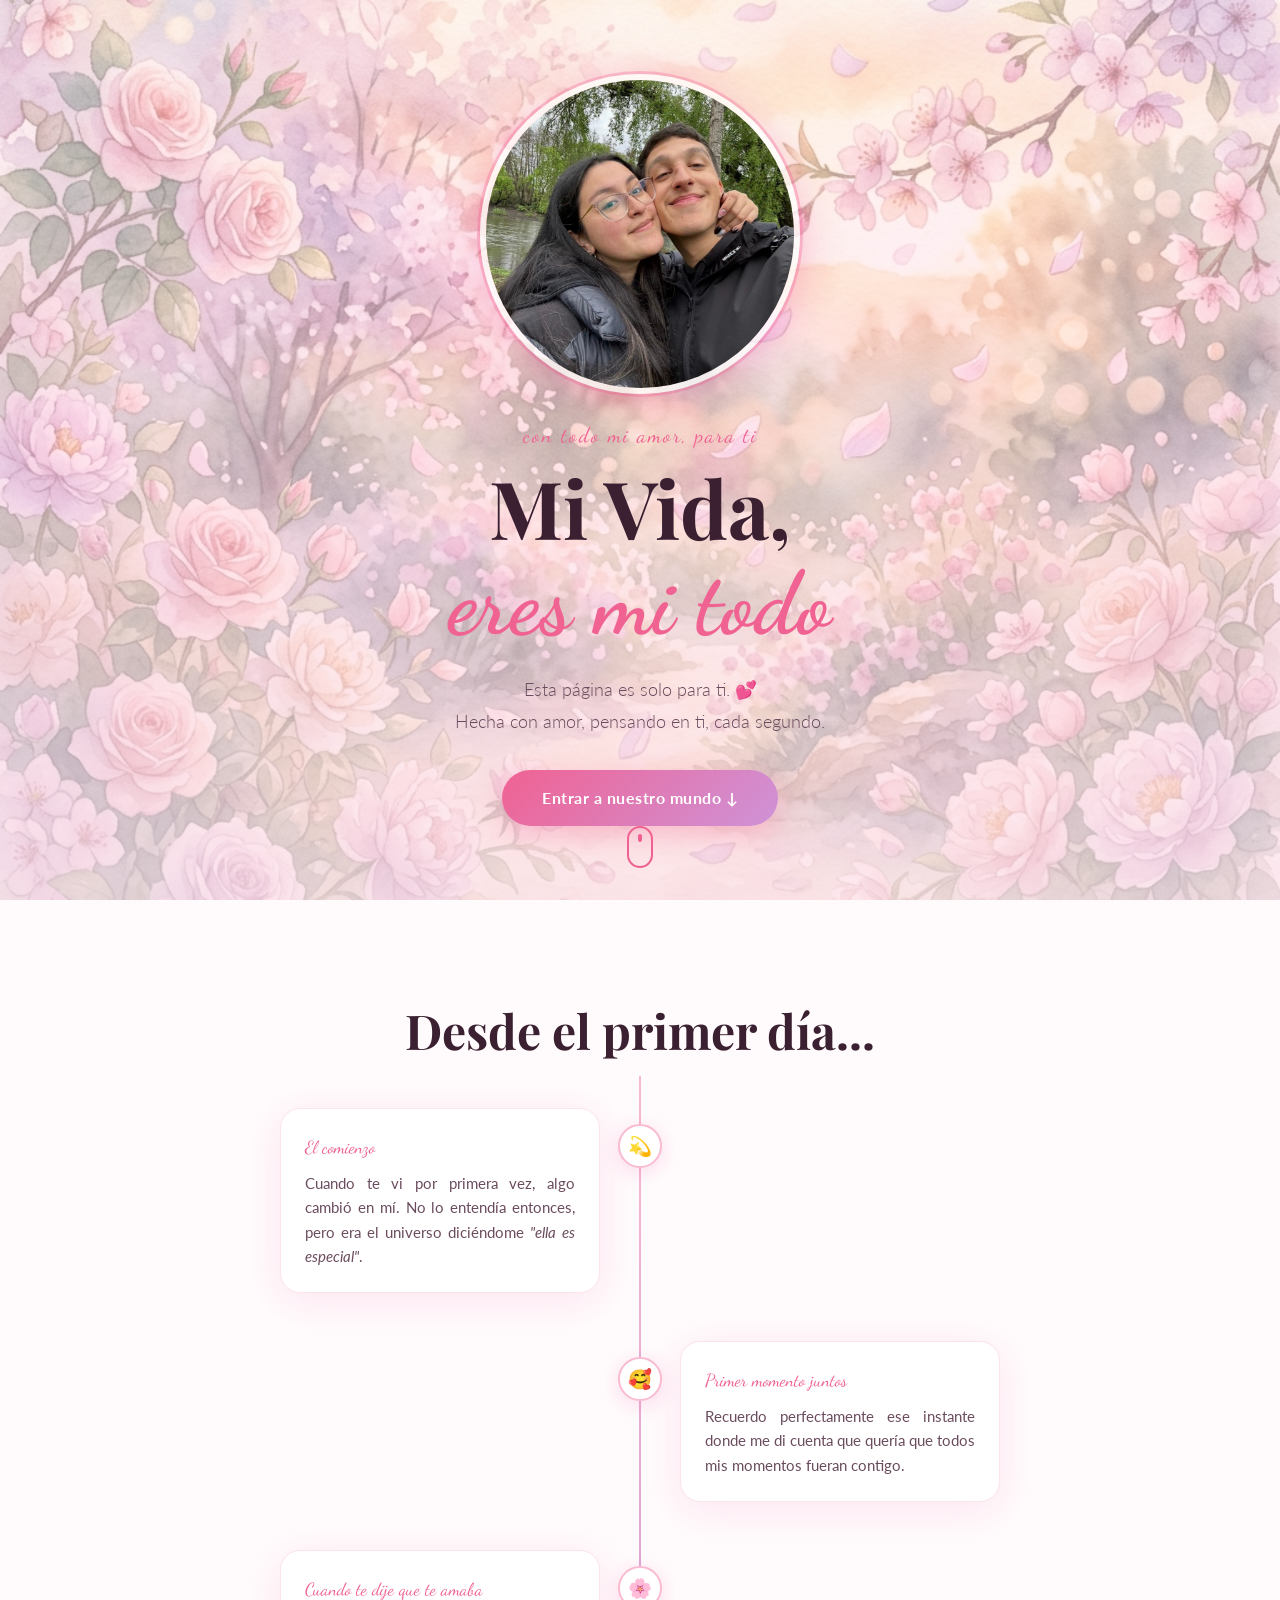
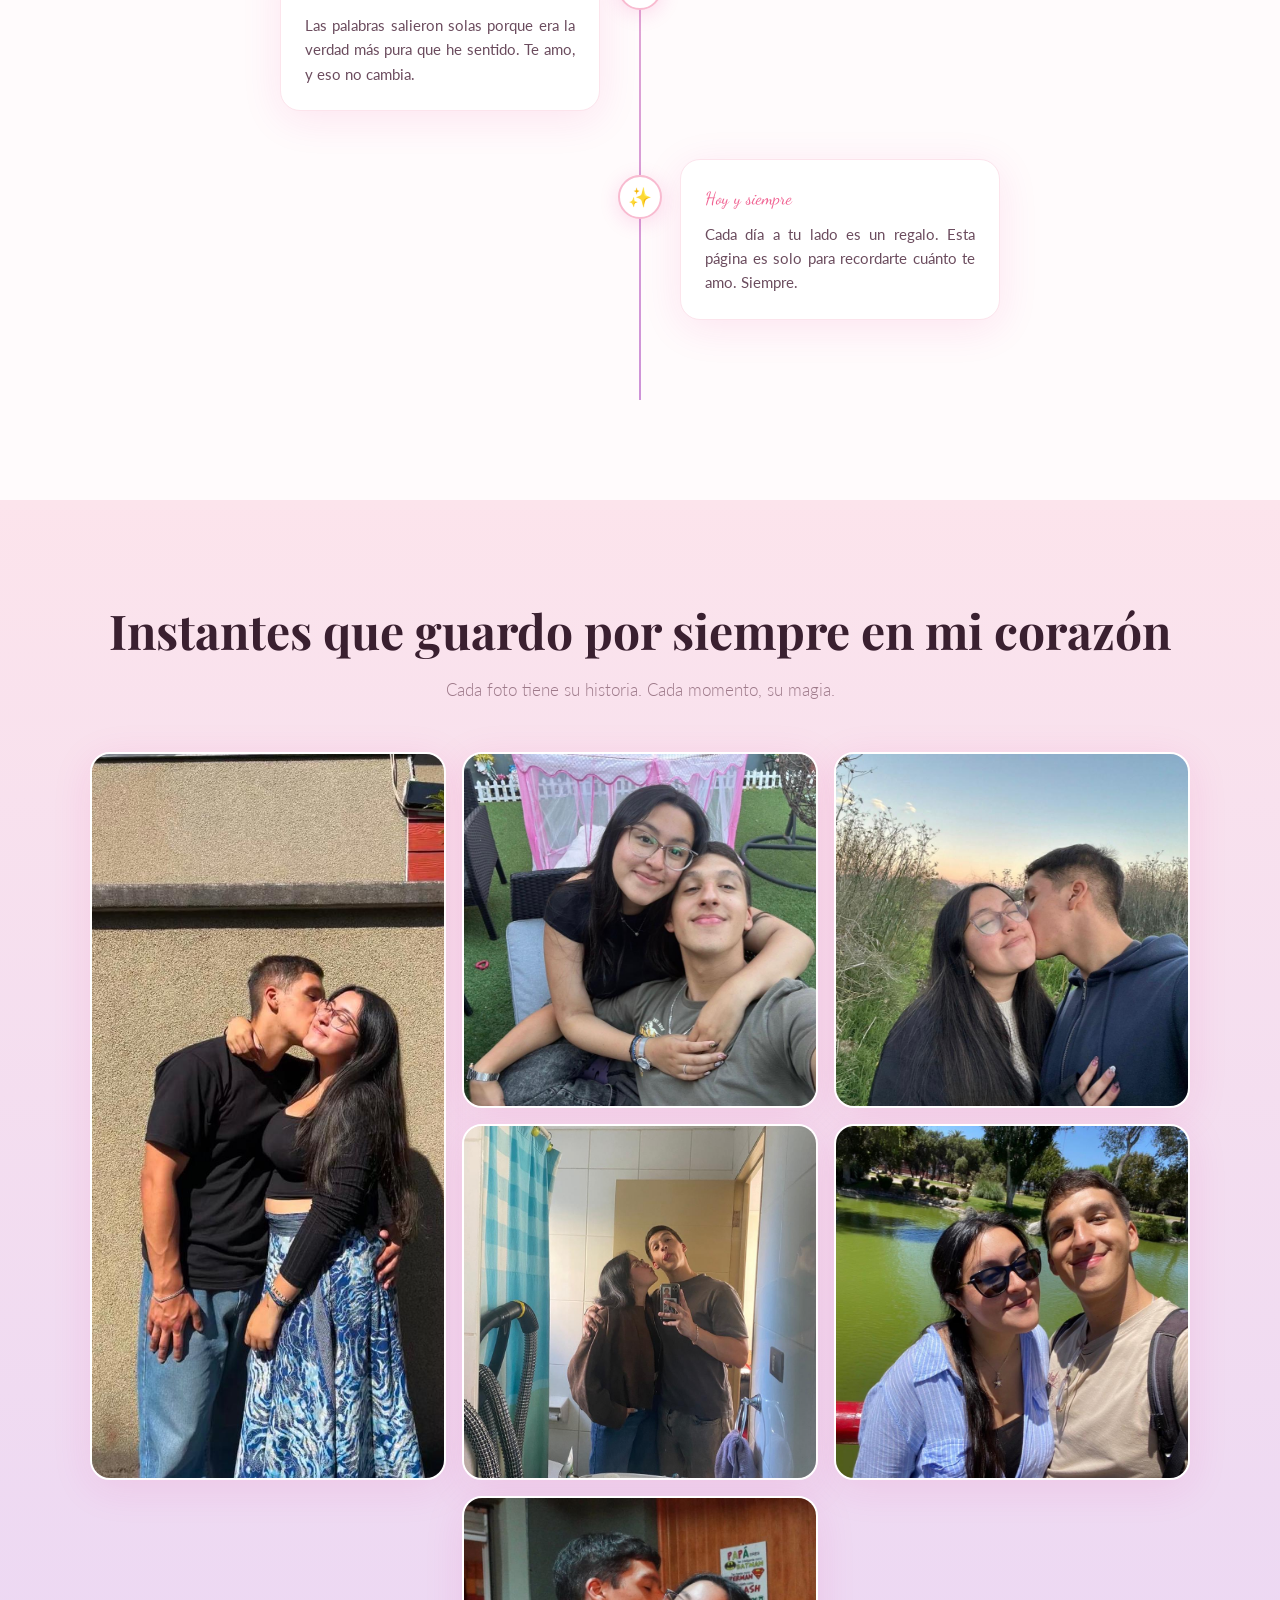
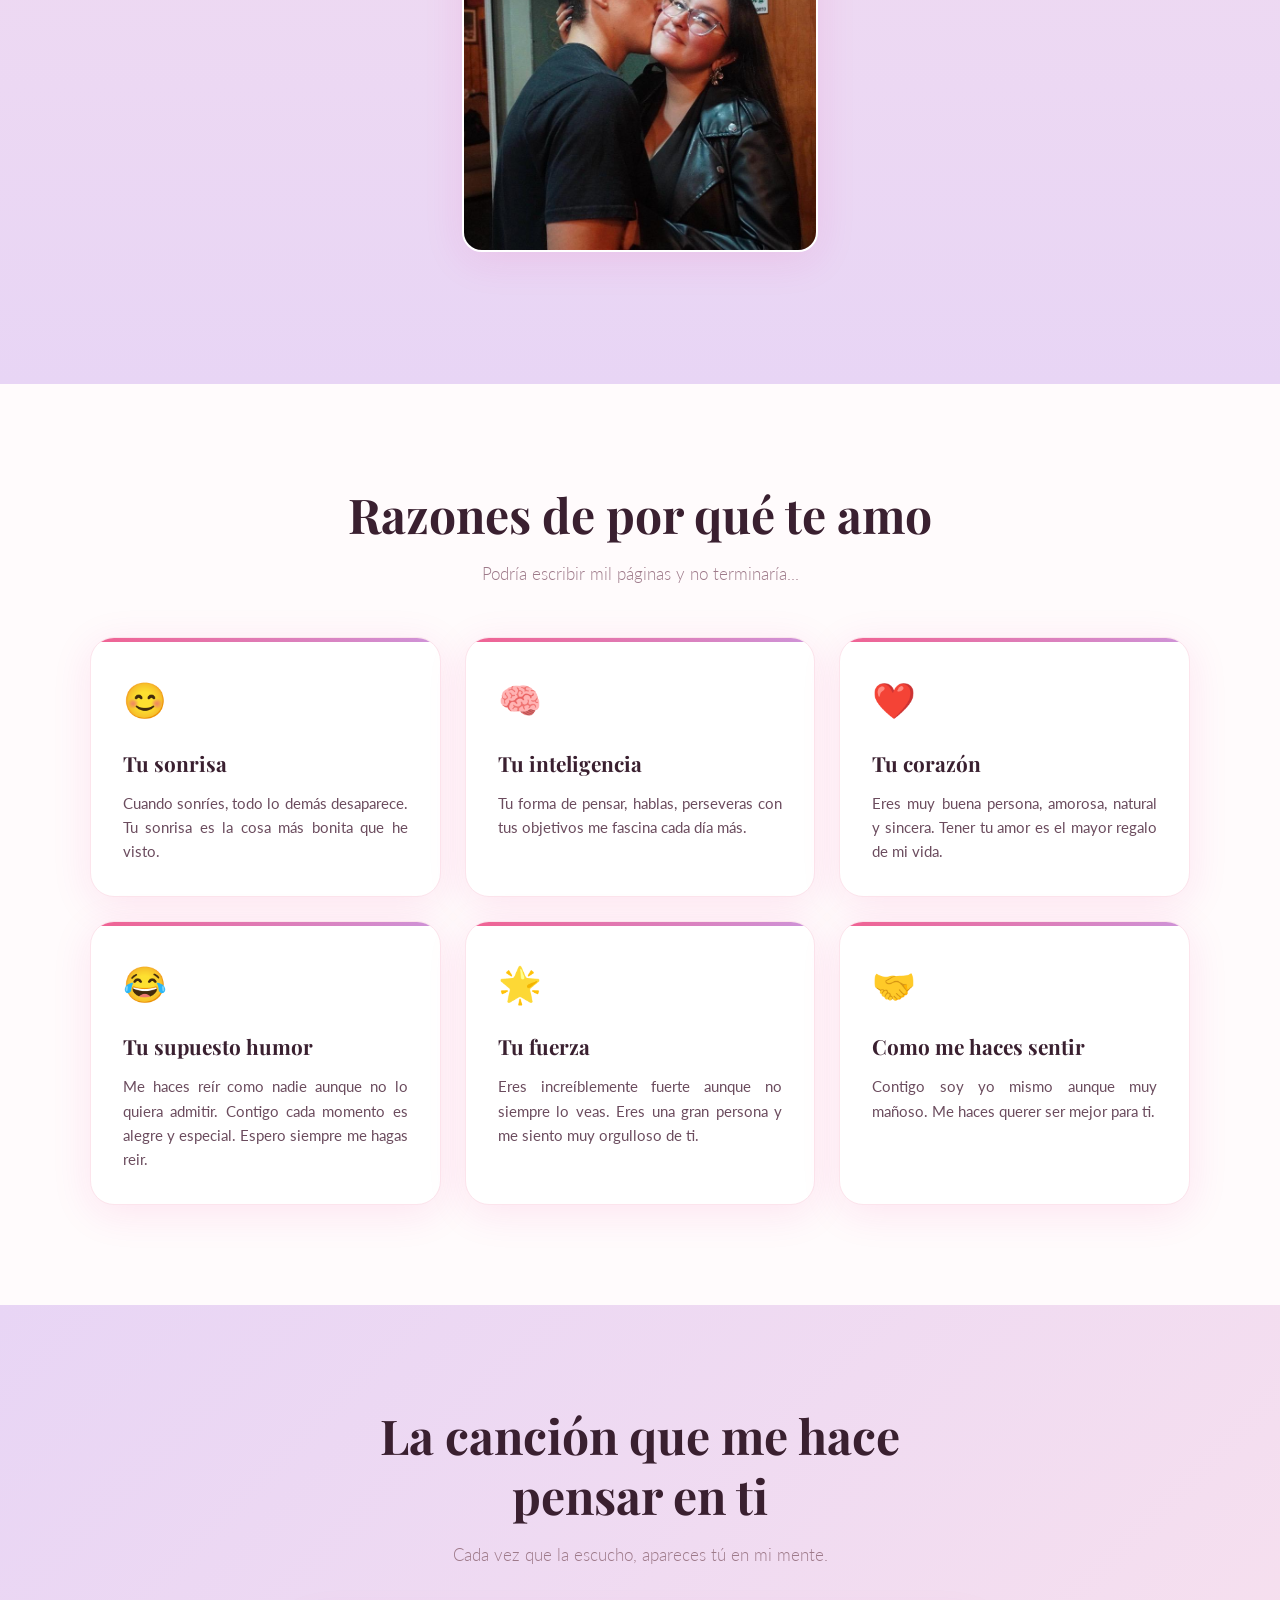
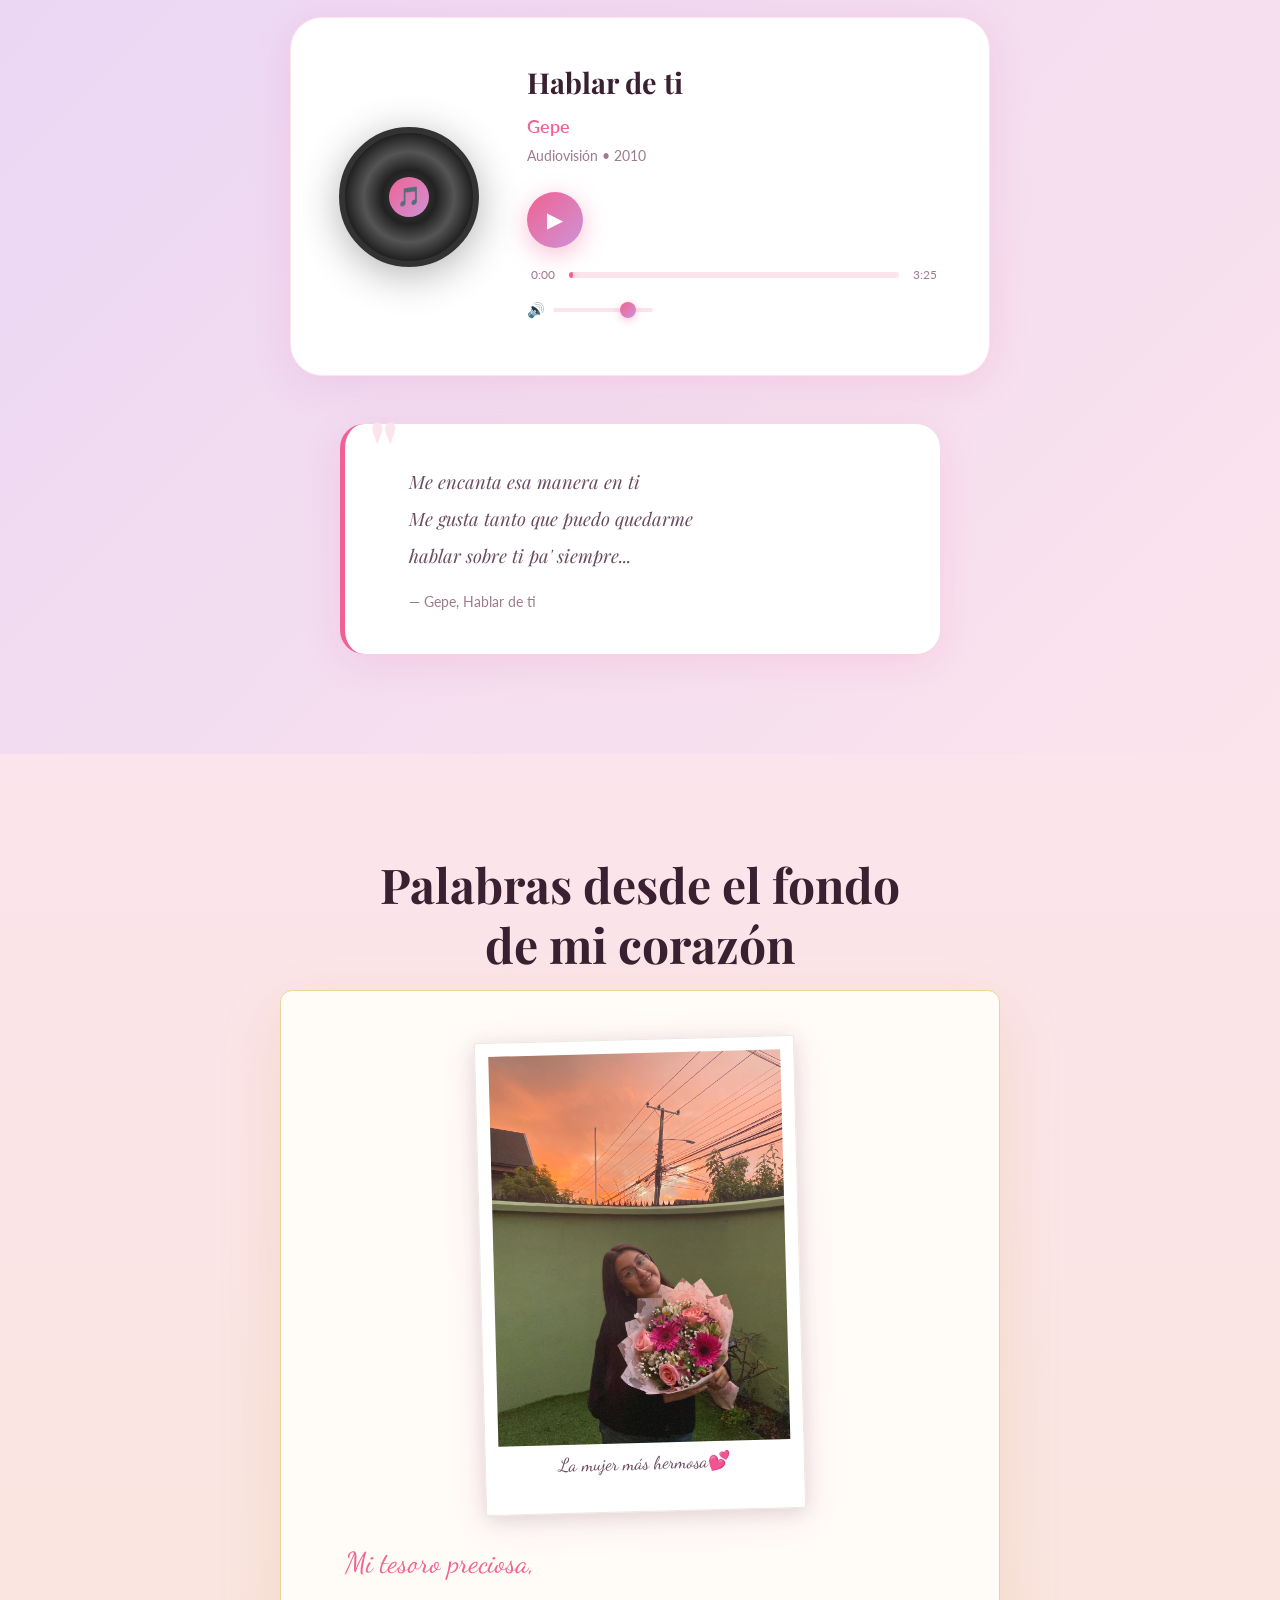
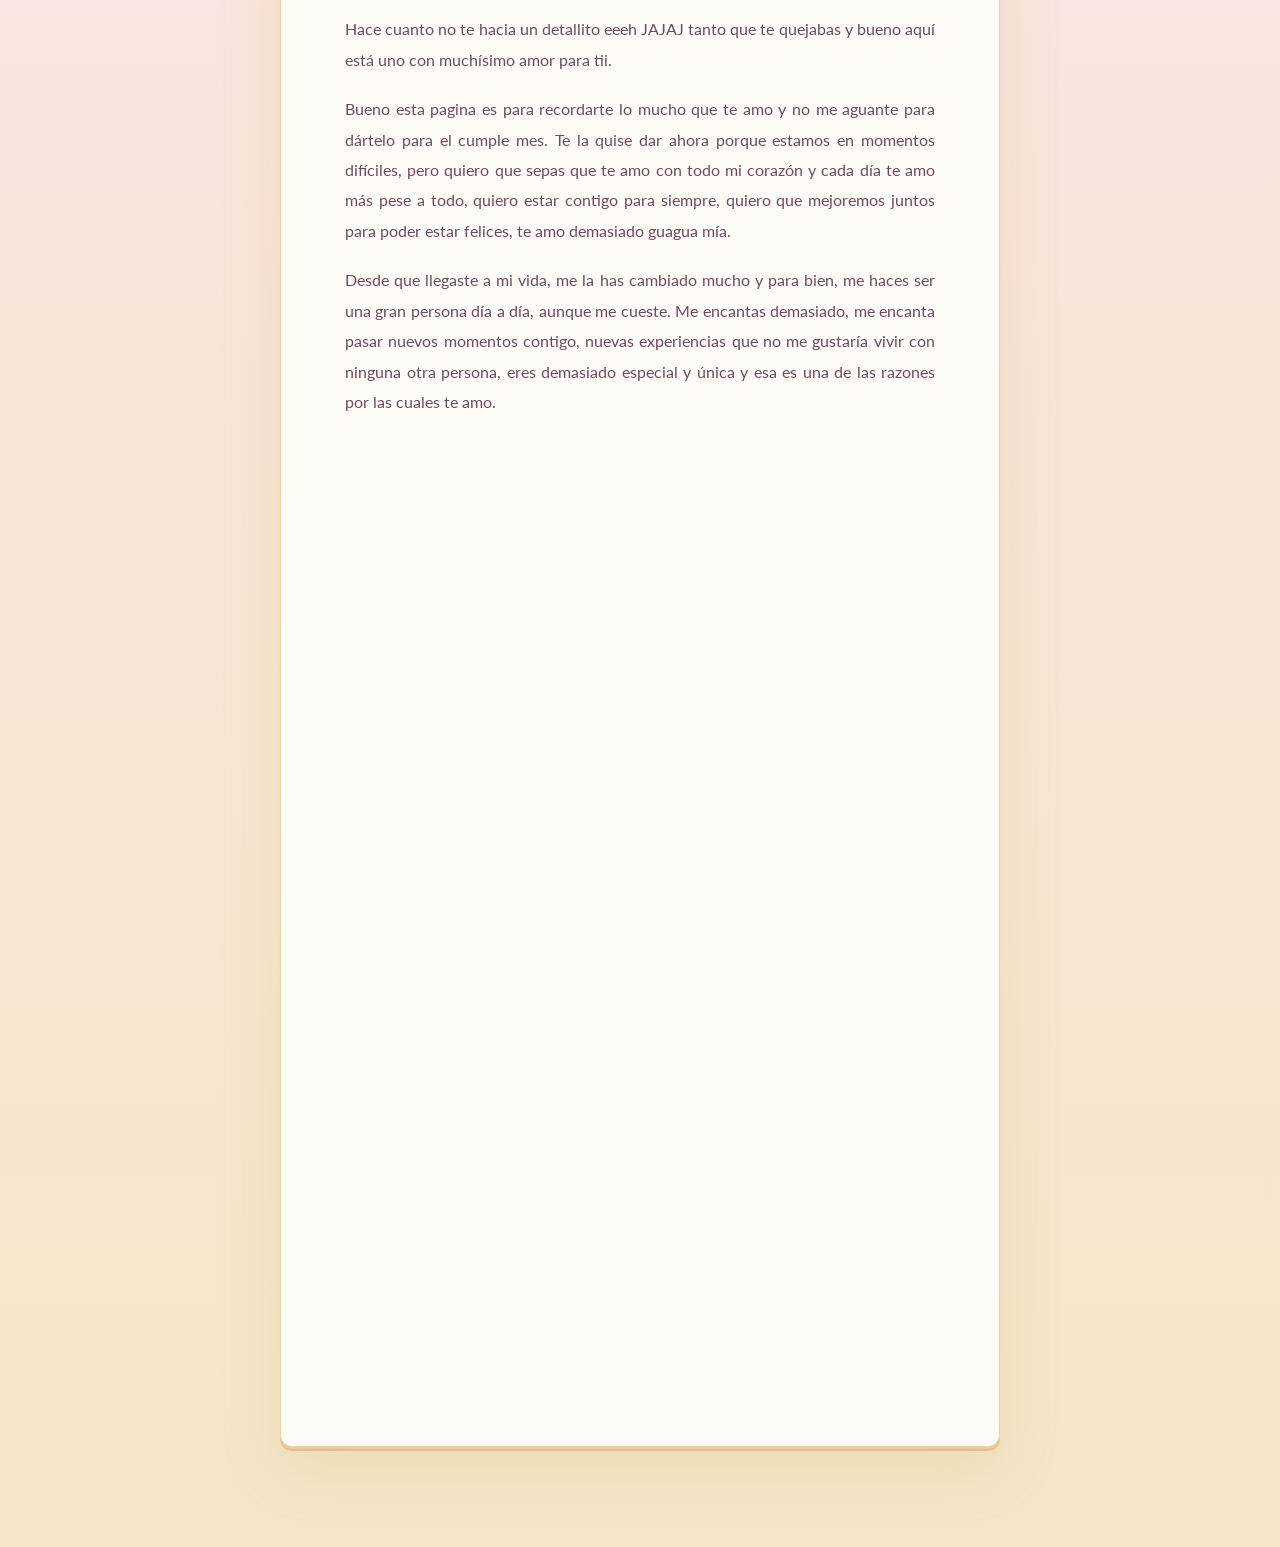
<file: index.html>
<!DOCTYPE html>
<html lang="es">
<head>
  <meta charset="UTF-8" />
  <meta name="viewport" content="width=device-width, initial-scale=1.0"/>
  <title>Para Ti, Mi Amor 💕</title>
  <meta name="description" content="Una página especial hecha con todo el amor del mundo para ti."/>
  <link rel="preconnect" href="https://fonts.googleapis.com"/>
  <link rel="preconnect" href="https://fonts.gstatic.com" crossorigin/>
  <link href="https://fonts.googleapis.com/css2?family=Playfair+Display:ital,wght@0,400;0,600;0,700;1,400;1,600&family=Lato:wght@300;400;700&family=Dancing+Script:wght@400;600;700&display=swap" rel="stylesheet"/>
  <link rel="stylesheet" href="styles.css"/>
</head>
<body>

  <!-- Floating petals container -->
  <div class="petals-container" id="petals-container"></div>

  <!-- ========== HERO SECTION ========== -->
  <section class="hero" id="hero">
    <div class="hero-bg" style="background-image: url('bg_hero.png');"></div>
    <div class="hero-overlay"></div>
    <div class="hero-content">
      <div class="hero-floral">
        <img src="WhatsApp Image 2026-06-25 at 08.45.14 (6).jpeg" alt="foto" class="floral-img"/>
      </div>
      <p class="hero-subtitle fade-in-up delay-1">con todo mi amor, para ti</p>
      <h1 class="hero-title fade-in-up delay-2">Mi Vida,<br/><span class="cursive">eres mi todo</span></h1>
      <p class="hero-tagline fade-in-up delay-3">Esta página es solo para ti. 💕<br/>Hecha con amor, pensando en ti, cada segundo.</p>
      <a href="#nuestra-historia" class="hero-btn fade-in-up delay-4">Entrar a nuestro mundo ↓</a>
    </div>
    <div class="scroll-indicator">
      <div class="mouse">
        <div class="wheel"></div>
      </div>
    </div>
  </section>

  <!-- ========== NUESTRA HISTORIA ========== -->
  <section class="section historia" id="nuestra-historia">
    <div class="section-inner">
      <h2 class="section-title">Desde el primer día...</h2>
      <div class="timeline">

        <div class="timeline-item left reveal">
          <div class="timeline-dot">💫</div>
          <div class="timeline-card">
            <span class="timeline-label">El comienzo</span>
            <p>Cuando te vi por primera vez, algo cambió en mí. No lo entendía entonces, pero era el universo diciéndome <em>"ella es especial"</em>.</p>
          </div>
        </div>

        <div class="timeline-item right reveal">
          <div class="timeline-dot">🥰</div>
          <div class="timeline-card">
            <span class="timeline-label">Primer momento juntos</span>
            <p>Recuerdo perfectamente ese instante donde me di cuenta que quería que todos mis momentos fueran contigo.</p>
          </div>
        </div>

        <div class="timeline-item left reveal">
          <div class="timeline-dot">🌸</div>
          <div class="timeline-card">
            <span class="timeline-label">Cuando te dije que te amaba</span>
            <p>Las palabras salieron solas porque era la verdad más pura que he sentido. Te amo, y eso no cambia.</p>
          </div>
        </div>

        <div class="timeline-item right reveal">
          <div class="timeline-dot">✨</div>
          <div class="timeline-card">
            <span class="timeline-label">Hoy y siempre</span>
            <p>Cada día a tu lado es un regalo. Esta página es solo para recordarte cuánto te amo. Siempre.</p>
          </div>
        </div>

      </div>
    </div>
  </section>

  <!-- ========== GALERÍA DE FOTOS ========== -->
  <section class="section galeria" id="galeria">
    <div class="section-inner">
      <h2 class="section-title">Instantes que guardo por siempre en mi corazón</h2>
      <p class="section-desc">Cada foto tiene su historia. Cada momento, su magia.</p>

      <div class="gallery-grid">
        <div class="gallery-item large reveal">
          <img src="foto1.jpeg" alt="Nuestro recuerdo"/>
          <div class="gallery-overlay">
            <span class="gallery-caption">Nuestro primer san valentin ❤️</span>
          </div>
        </div>
        <div class="gallery-item reveal delay-1">
          <img src="foto2.jpeg" alt="Sonriendo juntos"/>
          <div class="gallery-overlay">
            <span class="gallery-caption">Sonriendo juntos 🌸</span>
          </div>
        </div>
        <div class="gallery-item reveal delay-2">
          <img src="foto3.jpeg" alt="Momentos felices"/>
          <div class="gallery-overlay">
            <span class="gallery-caption">Momentos felices 💫</span>
          </div>
        </div>
        <div class="gallery-item reveal delay-1">
          <img src="foto4.jpeg" alt="Tú y yo"/>
          <div class="gallery-overlay">
            <span class="gallery-caption">Tú y yo 🥰</span>
          </div>
        </div>
        <div class="gallery-item reveal delay-2">
          <img src="foto5.jpeg" alt="Aventuras juntos"/>
          <div class="gallery-overlay">
            <span class="gallery-caption">Aventuras juntos 🌺</span>
          </div>
        </div>
        <div class="gallery-item reveal delay-3" style="grid-column: 2;">
          <img src="foto6.jpeg" alt="Mi favorita"/>
          <div class="gallery-overlay">
            <span class="gallery-caption">Mi favorita de todas ✨</span>
          </div>
        </div>
      </div>
    </div>
  </section>

  <!-- ========== RAZONES ========== -->
  <section class="section razones" id="razones">
    <div class="section-inner">
      <h2 class="section-title">Razones de por qué te amo</h2>
      <p class="section-desc">Podría escribir mil páginas y no terminaría...</p>

      <div class="reasons-grid">
        <div class="reason-card reveal">
          <div class="reason-emoji">😊</div>
          <h3>Tu sonrisa</h3>
          <p>Cuando sonríes, todo lo demás desaparece. Tu sonrisa es la cosa más bonita que he visto.</p>
        </div>
        <div class="reason-card reveal delay-1">
          <div class="reason-emoji">🧠</div>
          <h3>Tu inteligencia</h3>
          <p>Tu forma de pensar, hablas, perseveras con tus objetivos me fascina cada día más.</p>
        </div>
        <div class="reason-card reveal delay-2">
          <div class="reason-emoji">❤️</div>
          <h3>Tu corazón</h3>
          <p>Eres muy buena persona, amorosa, natural y sincera. Tener tu amor es el mayor regalo de mi vida.</p>
        </div>
        <div class="reason-card reveal">
          <div class="reason-emoji">😂</div>
          <h3>Tu supuesto humor</h3>
          <p>Me haces reír como nadie aunque no lo quiera admitir. Contigo cada momento es alegre y especial. Espero siempre me hagas reir.</p>
        </div>
        <div class="reason-card reveal delay-1">
          <div class="reason-emoji">🌟</div>
          <h3>Tu fuerza</h3>
          <p>Eres increíblemente fuerte aunque no siempre lo veas. Eres una gran persona y me siento muy orgulloso de ti.</p>
        </div>
        <div class="reason-card reveal delay-2">
          <div class="reason-emoji">🤝</div>
          <h3>Como me haces sentir</h3>
          <p>Contigo soy yo mismo aunque muy mañoso. Me haces querer ser mejor para ti.</p>
        </div>
      </div>
    </div>
  </section>

  <!-- ========== MÚSICA ========== -->
  <section class="section musica" id="musica">
    <div class="section-inner">
      <h2 class="section-title">La canción que me hace<br/>pensar en ti</h2>
      <p class="section-desc">Cada vez que la escucho, apareces tú en mi mente.</p>

      <div class="music-player reveal">
        <div class="music-vinyl">
          <div class="vinyl-disc" id="vinylDisc">
            <div class="vinyl-center">🎵</div>
          </div>
        </div>
        <div class="music-info">
          <div class="music-song-title">Hablar de ti</div>
          <div class="music-artist">Gepe</div>
          <div class="music-album">Audiovisión • 2010</div>

          <!-- HTML5 Audio Player -->
          <audio id="audioPlayer" preload="metadata">
            <source src="videoplayback (1).mp3" type="audio/mpeg"/>
          </audio>

          <div class="music-controls" id="musicControls">
            <button class="music-btn" id="playBtn" onclick="togglePlay()" aria-label="Play/Pause">
              <span id="playIcon">▶</span>
            </button>
          </div>

          <div class="audio-progress-wrap">
            <span id="currentTime" class="time-label">0:00</span>
            <div class="progress-bar-bg" id="progressBg" onclick="seekAudio(event)">
              <div class="progress-bar-fill" id="progressFill"></div>
            </div>
            <span id="totalTime" class="time-label">0:00</span>
          </div>

          <div class="volume-wrap">
            <span class="volume-icon">🔊</span>
            <input type="range" id="volumeSlider" min="0" max="1" step="0.05" value="0.8" oninput="setVolume(this.value)"/>
          </div>
        </div>
      </div>

      <!-- Letra destacada -->
      <div class="lyrics-card reveal">
        <div class="quote-mark">"</div>
        <p class="lyrics-text">
          <em>Me encanta esa manera en ti<br/>
          Me gusta tanto que puedo quedarme<br/>
          hablar sobre ti pa' siempre...</em>
        </p>
        <span class="lyrics-attr">— Gepe, Hablar de ti</span>
      </div>
    </div>
  </section>

  <!-- ========== CARTA ========== -->
  <section class="section carta" id="carta">
    <div class="section-inner">
      <h2 class="section-title">Palabras desde el fondo<br/>de mi corazón</h2>

      <div class="letter-wrapper reveal">
        <div class="letter-paper">
          <div class="letter-top-deco">
            <div class="letter-photo-wrap">
              <div class="letter-polaroid">
                <img src="foto_carta.jpeg" alt="Nosotros" class="letter-photo"/>
                <p class="letter-photo-caption">La mujer más hermosa💕</p>
              </div>
            </div>
          </div>
          <div class="letter-content">
            <p class="letter-greeting">Mi tesoro preciosa,</p>

            <p>
              Hace cuanto no te hacia un detallito eeeh JAJAJ tanto que te quejabas y bueno aquí está uno con muchísimo amor para tii. 
             </p> 
              <p>Bueno esta pagina es para recordarte lo mucho que te amo y no me aguante para dártelo para el cumple mes. Te la quise dar ahora porque estamos en momentos difíciles, pero quiero que sepas que te amo con todo mi corazón y cada día te amo más pese a todo, quiero estar contigo para siempre, quiero que mejoremos juntos para poder estar felices, te amo demasiado guagua mía.
            </p>

            <!-- foto movida arriba -->

            <p>
              Desde que llegaste a mi vida, me la has cambiado mucho y para bien, me haces ser una gran persona día a día, aunque me cueste. Me encantas demasiado, me encanta pasar nuevos momentos contigo, nuevas experiencias que no me gustaría vivir con ninguna otra persona, eres demasiado especial y única y esa es una de las razones por las cuales te amo.
            </p>

            <p>
              Me encanta tu forma de ser, tus mañas, tu risa, tu sonrisa es la cosa más hermosa que he visto, me encanta cuando te saco fotitos y sonríes con los dientes o con la lengua, aunque a ti no te guste tanto, yo amo eso de ti, amo como eres tu de verdad. Estoy demasiado orgulloso de tiiii, eres una mujer demasiado fuerte, has pasado por muchas cosas este año y sigues aquí, con una sonrisa cada día, aunque a veces no estes de ánimo, tu solita o con el apoyo mío y de tu familia te levantas y te das cuenta que puedes con todo. Me encanta eso de ti, como demuestras siempre que puedes más, como perseveras tanto en la u con tus proyectos como con lo que vives personalmente. Quiero recordarte que siempre estaré para ti, para escucharte y aconsejarte en todo lo que haga falta, nunca dudes en contarme las cosas, yo siempre estaré para ti martinita.
            </p>

            <p>
              Con el tiempo me he dado cuenta que eres tu la mujer con la quiero estar toda la vida, hacer una vida a tu lado, quiero demostrarte que puedo ser mejor persona por ti y para ti. No quiero perderte y sé que tú tampoco, tenemos que estar juntos y luchar juntos contra nuestros problemas, no dejar que esas tonteras nos separen, nuestro amor tiene que ser mucho más grande.
            </p>

            <p>
              Te deseo lo mejor en tu entrega final, eres demasiado seca, te has esforzado demasiado y te mereces que te vaya increíble, eres la mejor y así lo ha demostrado siempre. Volver a felicitarte por tus logros, me llena de orgullo todo lo que has logrado y siempre te celebrare, aunque sea lo más mínimo y tu lo encuentres que es poco, yo siempre estaré ahí. Te amo muchísimo mi guaguita hermosa eres la mejor polola del mundo mundial y no te cambiaría por absolutamente nada. Te adoro montones por siempre.
            </p>

            <p class="letter-closing">
              Te amo más de lo que sé expresar,<br/>
              pero este intento cuenta como prueba de ello. 💕
            </p>

            <p class="letter-signature">Con todo el amor,<br/><span class="cursive big">Tu ingeniero, poeta, escritor y arquitecto</span></p>
          </div>
        </div>
      </div>
    </div>
  </section>
  <script src="script.js"></script>
</body>
</html>
</file>
<file: styles.css>
/* ===================================
   ROMANTIC PAGE — SOFT PASTEL STYLE
   =================================== */

/* ---------- RESET & BASE ---------- */
*, *::before, *::after {
  margin: 0;
  padding: 0;
  box-sizing: border-box;
}

:root {
  --pink-light: #fce4ec;
  --pink-mid:   #f8bbd0;
  --pink:       #e91e8c;
  --pink-soft:  #f06292;
  --rose:       #e57373;
  --lavender:   #e8d5f5;
  --lavender-mid: #ce93d8;
  --cream:      #fff8f8;
  --warm-white: #fffbfc;
  --gold:       #d4a853;
  --gold-light: #f5e6c8;
  --text-dark:  #3a2030;
  --text-mid:   #6b4c5e;
  --text-soft:  #9e7a8a;

  --shadow-soft: 0 8px 40px rgba(233, 30, 140, 0.10);
  --shadow-hover: 0 16px 60px rgba(233, 30, 140, 0.18);

  --font-serif: 'Playfair Display', serif;
  --font-sans:  'Lato', sans-serif;
  --font-cursive: 'Dancing Script', cursive;

  --transition: all 0.4s cubic-bezier(0.25, 0.8, 0.25, 1);
}

html {
  scroll-behavior: smooth;
  font-size: 16px;
}

body {
  font-family: var(--font-sans);
  background-color: var(--cream);
  color: var(--text-dark);
  overflow-x: hidden;
  line-height: 1.7;
}

/* ---------- FLOATING PETALS ---------- */
.petals-container {
  position: fixed;
  top: 0; left: 0;
  width: 100%; height: 100%;
  pointer-events: none;
  z-index: 0;
  overflow: hidden;
}

.petal {
  position: absolute;
  top: -60px;
  font-size: 1.2rem;
  animation: petalFall linear infinite;
  opacity: 0.7;
}

@keyframes petalFall {
  0%   { transform: translateY(-60px) rotate(0deg) translateX(0); opacity: 0.8; }
  50%  { transform: translateY(50vh) rotate(180deg) translateX(30px); }
  100% { transform: translateY(110vh) rotate(360deg) translateX(-20px); opacity: 0; }
}

/* ---------- UTILITIES ---------- */
.cursive { font-family: var(--font-cursive); }

.fade-in-up {
  opacity: 0;
  transform: translateY(30px);
  animation: fadeInUp 0.8s ease forwards;
}

@keyframes fadeInUp {
  to { opacity: 1; transform: translateY(0); }
}

.delay-1 { animation-delay: 0.3s; }
.delay-2 { animation-delay: 0.6s; }
.delay-3 { animation-delay: 0.9s; }
.delay-4 { animation-delay: 1.2s; }

/* REVEAL ON SCROLL */
.reveal {
  opacity: 0;
  transform: translateY(40px);
  transition: opacity 0.7s ease, transform 0.7s ease;
}

.reveal.visible {
  opacity: 1;
  transform: translateY(0);
}

.reveal.delay-1 { transition-delay: 0.15s; }
.reveal.delay-2 { transition-delay: 0.30s; }
.reveal.delay-3 { transition-delay: 0.45s; }

/* ---------- HERO ---------- */
.hero {
  position: relative;
  min-height: 100vh;
  display: flex;
  align-items: center;
  justify-content: center;
  text-align: center;
  overflow: hidden;
}

.hero-bg {
  position: absolute;
  inset: 0;
  background-size: cover;
  background-position: center;
  background-repeat: no-repeat;
  transform: scale(1.05);
  transition: transform 8s ease;
}

.hero-bg.loaded { transform: scale(1); }

.hero-overlay {
  position: absolute;
  inset: 0;
  background: linear-gradient(
    180deg,
    rgba(255, 240, 245, 0.45) 0%,
    rgba(255, 220, 235, 0.60) 50%,
    rgba(252, 228, 236, 0.80) 100%
  );
}

.hero-content {
  position: relative;
  z-index: 2;
  max-width: 700px;
  padding: 2rem;
}

.hero-floral {
  margin-bottom: 1rem;
}

.floral-img {
  width: min(320px, 85vw);
  height: min(320px, 85vw);
  object-fit: cover;
  border-radius: 50%;
  border: 6px solid rgba(255, 255, 255, 0.7);
  box-shadow: 0 8px 40px rgba(233, 30, 140, 0.25), 0 0 0 3px rgba(240, 98, 146, 0.3);
  opacity: 1;
}

.hero-subtitle {
  font-family: var(--font-cursive);
  font-size: 1.3rem;
  color: var(--pink-soft);
  letter-spacing: 2px;
  margin-bottom: 0.5rem;
}

.hero-title {
  font-family: var(--font-serif);
  font-size: clamp(2.8rem, 7vw, 5rem);
  font-weight: 700;
  color: var(--text-dark);
  line-height: 1.15;
  margin-bottom: 1.2rem;
}

.hero-title .cursive {
  color: var(--pink-soft);
  font-size: 1.1em;
}

.hero-tagline {
  font-size: 1.1rem;
  color: var(--text-mid);
  margin-bottom: 2rem;
  font-weight: 300;
  line-height: 1.8;
}

.hero-btn {
  display: inline-block;
  padding: 0.9rem 2.5rem;
  background: linear-gradient(135deg, var(--pink-soft), var(--lavender-mid));
  color: white;
  text-decoration: none;
  border-radius: 50px;
  font-family: var(--font-sans);
  font-weight: 700;
  font-size: 1rem;
  letter-spacing: 0.5px;
  box-shadow: 0 8px 30px rgba(240, 98, 146, 0.35);
  transition: var(--transition);
}

.hero-btn:hover {
  transform: translateY(-3px);
  box-shadow: 0 14px 40px rgba(240, 98, 146, 0.50);
}

/* Scroll indicator */
.scroll-indicator {
  position: absolute;
  bottom: 2rem;
  left: 50%;
  transform: translateX(-50%);
  animation: bounce 2s infinite;
}

.mouse {
  width: 26px;
  height: 42px;
  border: 2px solid var(--pink-soft);
  border-radius: 14px;
  display: flex;
  justify-content: center;
  padding-top: 6px;
}

.wheel {
  width: 4px;
  height: 8px;
  background: var(--pink-soft);
  border-radius: 2px;
  animation: scrollWheel 1.5s ease-in-out infinite;
}

@keyframes scrollWheel {
  0%   { transform: translateY(0); opacity: 1; }
  100% { transform: translateY(12px); opacity: 0; }
}

@keyframes bounce {
  0%, 100% { transform: translateX(-50%) translateY(0); }
  50%       { transform: translateX(-50%) translateY(-8px); }
}

/* ---------- SECTION BASE ---------- */
.section {
  padding: 100px 1.5rem;
  position: relative;
  z-index: 1;
}

.section-inner {
  max-width: 1100px;
  margin: 0 auto;
  text-align: center;
}

.section-badge {
  display: inline-block;
  background: linear-gradient(135deg, var(--pink-light), var(--lavender));
  color: var(--pink-soft);
  padding: 0.4rem 1.2rem;
  border-radius: 50px;
  font-size: 0.85rem;
  font-weight: 700;
  letter-spacing: 1px;
  text-transform: uppercase;
  margin-bottom: 1rem;
  border: 1px solid var(--pink-mid);
}

.section-title {
  font-family: var(--font-serif);
  font-size: clamp(2rem, 5vw, 3rem);
  color: var(--text-dark);
  margin-bottom: 1rem;
  line-height: 1.25;
}

.section-desc {
  color: var(--text-soft);
  font-size: 1.05rem;
  margin-bottom: 3rem;
  font-weight: 300;
}

/* ---------- HISTORIA / TIMELINE ---------- */
.historia {
  background: var(--warm-white);
}

.timeline {
  position: relative;
  max-width: 800px;
  margin: 0 auto;
  padding: 2rem 0;
}

.timeline::before {
  content: '';
  position: absolute;
  left: 50%;
  top: 0; bottom: 0;
  width: 2px;
  background: linear-gradient(to bottom, var(--pink-mid), var(--lavender-mid));
  transform: translateX(-50%);
}

.timeline-item {
  position: relative;
  display: flex;
  justify-content: flex-end;
  padding-right: calc(50% + 40px);
  margin-bottom: 3rem;
}

.timeline-item.right {
  justify-content: flex-start;
  padding-right: 0;
  padding-left: calc(50% + 40px);
}

.timeline-dot {
  position: absolute;
  left: 50%;
  top: 1rem;
  transform: translateX(-50%);
  width: 44px; height: 44px;
  background: white;
  border: 2px solid var(--pink-mid);
  border-radius: 50%;
  display: flex;
  align-items: center;
  justify-content: center;
  font-size: 1.2rem;
  box-shadow: 0 4px 20px rgba(233, 30, 140, 0.15);
  z-index: 2;
}

.timeline-card {
  background: white;
  border: 1px solid var(--pink-light);
  border-radius: 20px;
  padding: 1.5rem;
  max-width: 320px;
  text-align: left;
  box-shadow: var(--shadow-soft);
  transition: var(--transition);
}

.timeline-card:hover {
  transform: translateY(-4px);
  box-shadow: var(--shadow-hover);
}

.timeline-label {
  display: block;
  font-family: var(--font-cursive);
  font-size: 1.1rem;
  color: var(--pink-soft);
  margin-bottom: 0.5rem;
}

.timeline-card p {
  font-size: 0.95rem;
  color: var(--text-mid);
  line-height: 1.6;
  text-align: justify;
}

/* ---------- GALERÍA ---------- */
.galeria {
  background: linear-gradient(180deg, var(--pink-light) 0%, var(--lavender) 100%);
}

.gallery-grid {
  display: grid;
  grid-template-columns: repeat(3, 1fr);
  grid-template-rows: auto;
  gap: 16px;
  margin-bottom: 2rem;
}

.gallery-item {
  position: relative;
  border-radius: 20px;
  overflow: hidden;
  aspect-ratio: 1;
  cursor: pointer;
  transition: var(--transition);
  border: 2px solid white;
  box-shadow: var(--shadow-soft);
}

.gallery-item.large {
  grid-column: span 1;
  grid-row: span 2;
  aspect-ratio: auto;
}

.gallery-item:hover {
  transform: scale(1.03);
  box-shadow: var(--shadow-hover);
}

.gallery-placeholder {
  width: 100%;
  height: 100%;
  min-height: 220px;
  background: linear-gradient(135deg, var(--pink-light), white);
  display: flex;
  flex-direction: column;
  align-items: center;
  justify-content: center;
  gap: 0.5rem;
  color: var(--text-soft);
  font-size: 0.9rem;
}

.gallery-icon { font-size: 2.5rem; }

/* When actual photos are added */
.gallery-item img {
  width: 100%;
  height: 100%;
  object-fit: cover;
  display: block;
}

.gallery-overlay {
  position: absolute;
  inset: 0;
  background: linear-gradient(to top, rgba(233, 30, 140, 0.6), transparent);
  opacity: 0;
  transition: var(--transition);
  display: flex;
  align-items: flex-end;
  padding: 1rem;
}

.gallery-item:hover .gallery-overlay { opacity: 1; }

.gallery-caption {
  color: white;
  font-family: var(--font-cursive);
  font-size: 1.1rem;
  font-weight: 600;
}

.gallery-hint {
  color: var(--text-soft);
  font-size: 0.85rem;
  font-style: italic;
}

.gallery-hint code {
  background: rgba(233, 30, 140, 0.1);
  color: var(--pink-soft);
  padding: 0.1rem 0.4rem;
  border-radius: 4px;
  font-size: 0.8rem;
}

/* ---------- RAZONES ---------- */
.razones {
  background: var(--warm-white);
}

.reasons-grid {
  display: grid;
  grid-template-columns: repeat(auto-fit, minmax(280px, 1fr));
  gap: 1.5rem;
  text-align: left;
}

.reason-card {
  background: white;
  border: 1px solid var(--pink-light);
  border-radius: 24px;
  padding: 2rem;
  transition: var(--transition);
  box-shadow: var(--shadow-soft);
  position: relative;
  overflow: hidden;
}

.reason-card::before {
  content: '';
  position: absolute;
  top: 0; left: 0; right: 0;
  height: 4px;
  background: linear-gradient(90deg, var(--pink-soft), var(--lavender-mid));
}

.reason-card:hover {
  transform: translateY(-6px);
  box-shadow: var(--shadow-hover);
}

.reason-emoji {
  font-size: 2.2rem;
  margin-bottom: 1rem;
}

.reason-card h3 {
  font-family: var(--font-serif);
  font-size: 1.3rem;
  color: var(--text-dark);
  margin-bottom: 0.6rem;
}

.reason-card p {
  color: var(--text-mid);
  font-size: 0.95rem;
  line-height: 1.6;
  text-align: justify;
}

/* ---------- MÚSICA ---------- */
.musica {
  background: linear-gradient(135deg, var(--lavender) 0%, var(--pink-light) 100%);
}

.music-player {
  display: flex;
  align-items: center;
  gap: 3rem;
  background: white;
  border-radius: 32px;
  padding: 2.5rem 3rem;
  max-width: 700px;
  margin: 0 auto 3rem;
  box-shadow: var(--shadow-soft);
  border: 1px solid var(--pink-light);
  text-align: left;
  flex-wrap: wrap;
  justify-content: center;
}

.music-vinyl {
  flex-shrink: 0;
}

.vinyl-disc {
  width: 140px; height: 140px;
  background: radial-gradient(circle at center,
    #444 0%, #222 30%, #555 50%, #222 70%, #1a1a1a 100%
  );
  border-radius: 50%;
  border: 6px solid #333;
  display: flex;
  align-items: center;
  justify-content: center;
  box-shadow: 0 8px 40px rgba(0,0,0,0.3);
  transition: var(--transition);
}

.vinyl-disc.spinning {
  animation: spin 4s linear infinite;
}

@keyframes spin {
  to { transform: rotate(360deg); }
}

.vinyl-center {
  width: 40px; height: 40px;
  background: linear-gradient(135deg, var(--pink-soft), var(--lavender-mid));
  border-radius: 50%;
  display: flex;
  align-items: center;
  justify-content: center;
  font-size: 1.2rem;
}

.music-info {
  flex: 1;
  min-width: 200px;
}

.music-song-title {
  font-family: var(--font-serif);
  font-size: 1.8rem;
  font-weight: 700;
  color: var(--text-dark);
  margin-bottom: 0.3rem;
}

.music-artist {
  font-size: 1.1rem;
  color: var(--pink-soft);
  font-weight: 600;
  margin-bottom: 0.2rem;
}

.music-album {
  font-size: 0.85rem;
  color: var(--text-soft);
  margin-bottom: 1.5rem;
}

.music-controls {
  display: flex;
  gap: 1rem;
  align-items: center;
  margin-bottom: 1rem;
}

.music-btn {
  width: 56px; height: 56px;
  background: linear-gradient(135deg, var(--pink-soft), var(--lavender-mid));
  color: white;
  border: none;
  border-radius: 50%;
  font-size: 1.3rem;
  cursor: pointer;
  transition: var(--transition);
  display: flex;
  align-items: center;
  justify-content: center;
  box-shadow: 0 6px 24px rgba(240, 98, 146, 0.40);
  flex-shrink: 0;
}

.music-btn:hover {
  transform: scale(1.12);
  box-shadow: 0 12px 36px rgba(240, 98, 146, 0.55);
}

.music-btn:active {
  transform: scale(0.97);
}

/* Progress bar */
.audio-progress-wrap {
  display: flex;
  align-items: center;
  gap: 0.6rem;
  margin-bottom: 0.8rem;
  width: 100%;
}

.time-label {
  font-size: 0.78rem;
  color: var(--text-soft);
  font-family: var(--font-sans);
  min-width: 32px;
  text-align: center;
}

.progress-bar-bg {
  flex: 1;
  height: 6px;
  background: var(--pink-light);
  border-radius: 10px;
  cursor: pointer;
  position: relative;
  overflow: hidden;
}

.progress-bar-fill {
  height: 100%;
  width: 0%;
  background: linear-gradient(90deg, var(--pink-soft), var(--lavender-mid));
  border-radius: 10px;
  transition: width 0.3s linear;
  position: relative;
}

.progress-bar-fill::after {
  content: '';
  position: absolute;
  right: -4px;
  top: 50%;
  transform: translateY(-50%);
  width: 12px; height: 12px;
  background: var(--pink-soft);
  border-radius: 50%;
  box-shadow: 0 0 6px rgba(240, 98, 146, 0.5);
}

/* Volume */
.volume-wrap {
  display: flex;
  align-items: center;
  gap: 0.5rem;
  margin-bottom: 0.8rem;
}

.volume-icon {
  font-size: 0.9rem;
}

#volumeSlider {
  -webkit-appearance: none;
  appearance: none;
  width: 100px;
  height: 4px;
  background: var(--pink-light);
  border-radius: 10px;
  outline: none;
  cursor: pointer;
}

#volumeSlider::-webkit-slider-thumb {
  -webkit-appearance: none;
  width: 16px; height: 16px;
  border-radius: 50%;
  background: linear-gradient(135deg, var(--pink-soft), var(--lavender-mid));
  cursor: pointer;
  box-shadow: 0 2px 8px rgba(240, 98, 146, 0.4);
}

/* File hint */
.music-file-hint {
  font-size: 0.80rem;
  color: var(--text-soft);
  font-style: italic;
  background: var(--pink-light);
  border-radius: 8px;
  padding: 0.4rem 0.8rem;
  display: inline-block;
}

.music-file-hint code {
  background: rgba(240, 98, 146, 0.15);
  color: var(--pink-soft);
  padding: 0.1rem 0.35rem;
  border-radius: 4px;
  font-size: 0.78rem;
}

/* Lyrics card */
.lyrics-card {
  max-width: 600px;
  margin: 0 auto;
  background: white;
  border-radius: 24px;
  padding: 2.5rem 3rem;
  border-left: 5px solid var(--pink-soft);
  text-align: left;
  box-shadow: var(--shadow-soft);
  position: relative;
}

.quote-mark {
  font-family: var(--font-serif);
  font-size: 5rem;
  color: var(--pink-light);
  line-height: 0;
  position: absolute;
  top: 1.5rem;
  left: 1.5rem;
  font-weight: 700;
}

.lyrics-text {
  font-family: var(--font-serif);
  font-size: 1.15rem;
  color: var(--text-mid);
  line-height: 2;
  padding-left: 1rem;
  font-style: italic;
}

.lyrics-attr {
  display: block;
  margin-top: 1rem;
  font-size: 0.85rem;
  color: var(--text-soft);
  padding-left: 1rem;
}

/* ---------- CARTA ---------- */
.carta {
  background: linear-gradient(180deg, var(--pink-light) 0%, var(--gold-light) 100%);
}

.letter-wrapper {
  max-width: 720px;
  margin: 0 auto;
}

.letter-paper {
  background: #fffbf7;
  border-radius: 12px;
  padding: 3rem 4rem;
  box-shadow:
    0 2px 0 #e8c9a0,
    0 4px 0 #e0c090,
    0 20px 60px rgba(212, 168, 83, 0.20);
  border: 1px solid #ead5a0;
  position: relative;
  font-family: var(--font-sans);
  text-align: left;
}

.letter-top-deco {
  text-align: center;
  margin-bottom: 1.5rem;
}

.letter-flowers {
  width: 200px;
  opacity: 0.7;
}

.letter-content p {
  color: var(--text-mid);
  line-height: 1.9;
  margin-bottom: 1.2rem;
  font-size: 1rem;
  text-align: justify;
}

.letter-greeting {
  font-family: var(--font-cursive);
  font-size: 1.8rem !important;
  color: var(--pink-soft) !important;
  margin-bottom: 1.5rem !important;
}

.letter-closing {
  font-style: italic;
  color: var(--text-dark) !important;
  font-weight: 400;
  margin-top: 1.5rem !important;
}

.letter-signature {
  margin-top: 1.5rem !important;
  color: var(--text-mid) !important;
}

.cursive.big {
  font-size: 2rem;
  color: var(--pink-soft);
  display: block;
  margin-top: 0.3rem;
}

/* Polaroid photo inside letter */
.letter-photo-wrap {
  display: flex;
  justify-content: center;
  margin: 0 0 0.5rem 0;
}

.letter-polaroid {
  background: white;
  padding: 0.8rem 0.8rem 2.4rem;
  box-shadow:
    0 4px 20px rgba(0,0,0,0.12),
    0 8px 40px rgba(233, 30, 140, 0.08);
  border: 1px solid #ede8e0;
  transform: rotate(-1.5deg);
  transition: transform 0.4s ease, box-shadow 0.4s ease;
  max-width: 320px;
  width: 100%;
}

.letter-polaroid:hover {
  transform: rotate(0deg) scale(1.02);
  box-shadow:
    0 8px 40px rgba(0,0,0,0.16),
    0 12px 60px rgba(233, 30, 140, 0.12);
}

.letter-photo {
  width: 100%;
  aspect-ratio: 3 / 4;
  object-fit: cover;
  object-position: center;
  display: block;
}

.letter-photo-caption {
  font-family: var(--font-cursive);
  font-size: 1.15rem;
  color: var(--text-mid);
  text-align: center;
  margin-top: 0.7rem;
  line-height: 1;
}

/* ---------- FOOTER ---------- */
.footer {
  background: linear-gradient(135deg, var(--text-dark), #5a3050);
  color: white;
  text-align: center;
  padding: 5rem 2rem 3rem;
  position: relative;
  overflow: hidden;
}

.hearts-deco {
  position: absolute;
  top: -40px;
  left: 50%;
  transform: translateX(-50%);
}

.hearts-img {
  width: 200px;
  opacity: 0.6;
}

.footer-content {
  position: relative;
  z-index: 1;
}

.footer-main {
  font-size: 2.2rem;
  margin-bottom: 0.8rem;
  color: var(--pink-mid);
}

.footer-sub {
  font-size: 0.95rem;
  color: rgba(255,255,255,0.6);
  margin-bottom: 2rem;
  line-height: 1.8;
}

.footer-hearts {
  display: flex;
  justify-content: center;
  gap: 1rem;
  font-size: 1.5rem;
}

.floating-heart {
  display: inline-block;
  animation: floatHeart 2s ease-in-out infinite;
  animation-delay: var(--d);
}

@keyframes floatHeart {
  0%, 100% { transform: translateY(0); }
  50%       { transform: translateY(-12px); }
}

/* ---------- RESPONSIVE ---------- */
@media (max-width: 768px) {
  .timeline::before { left: 24px; }
  .timeline-item,
  .timeline-item.right {
    padding-left: 70px;
    padding-right: 0;
    justify-content: flex-start;
  }
  .timeline-dot { left: 24px; }
  .timeline-card { max-width: 100%; }

  .gallery-grid {
    grid-template-columns: repeat(2, 1fr);
  }
  .gallery-item.large { grid-column: span 2; grid-row: span 1; }

  .music-player {
    flex-direction: column;
    text-align: center;
    padding: 2rem;
  }

  .letter-paper {
    padding: 2rem 1.5rem;
  }

  .reasons-grid {
    grid-template-columns: 1fr;
  }
}

@media (max-width: 480px) {
  .gallery-grid { grid-template-columns: 1fr; }
  .gallery-item.large { grid-column: span 1; }
}
</file>
